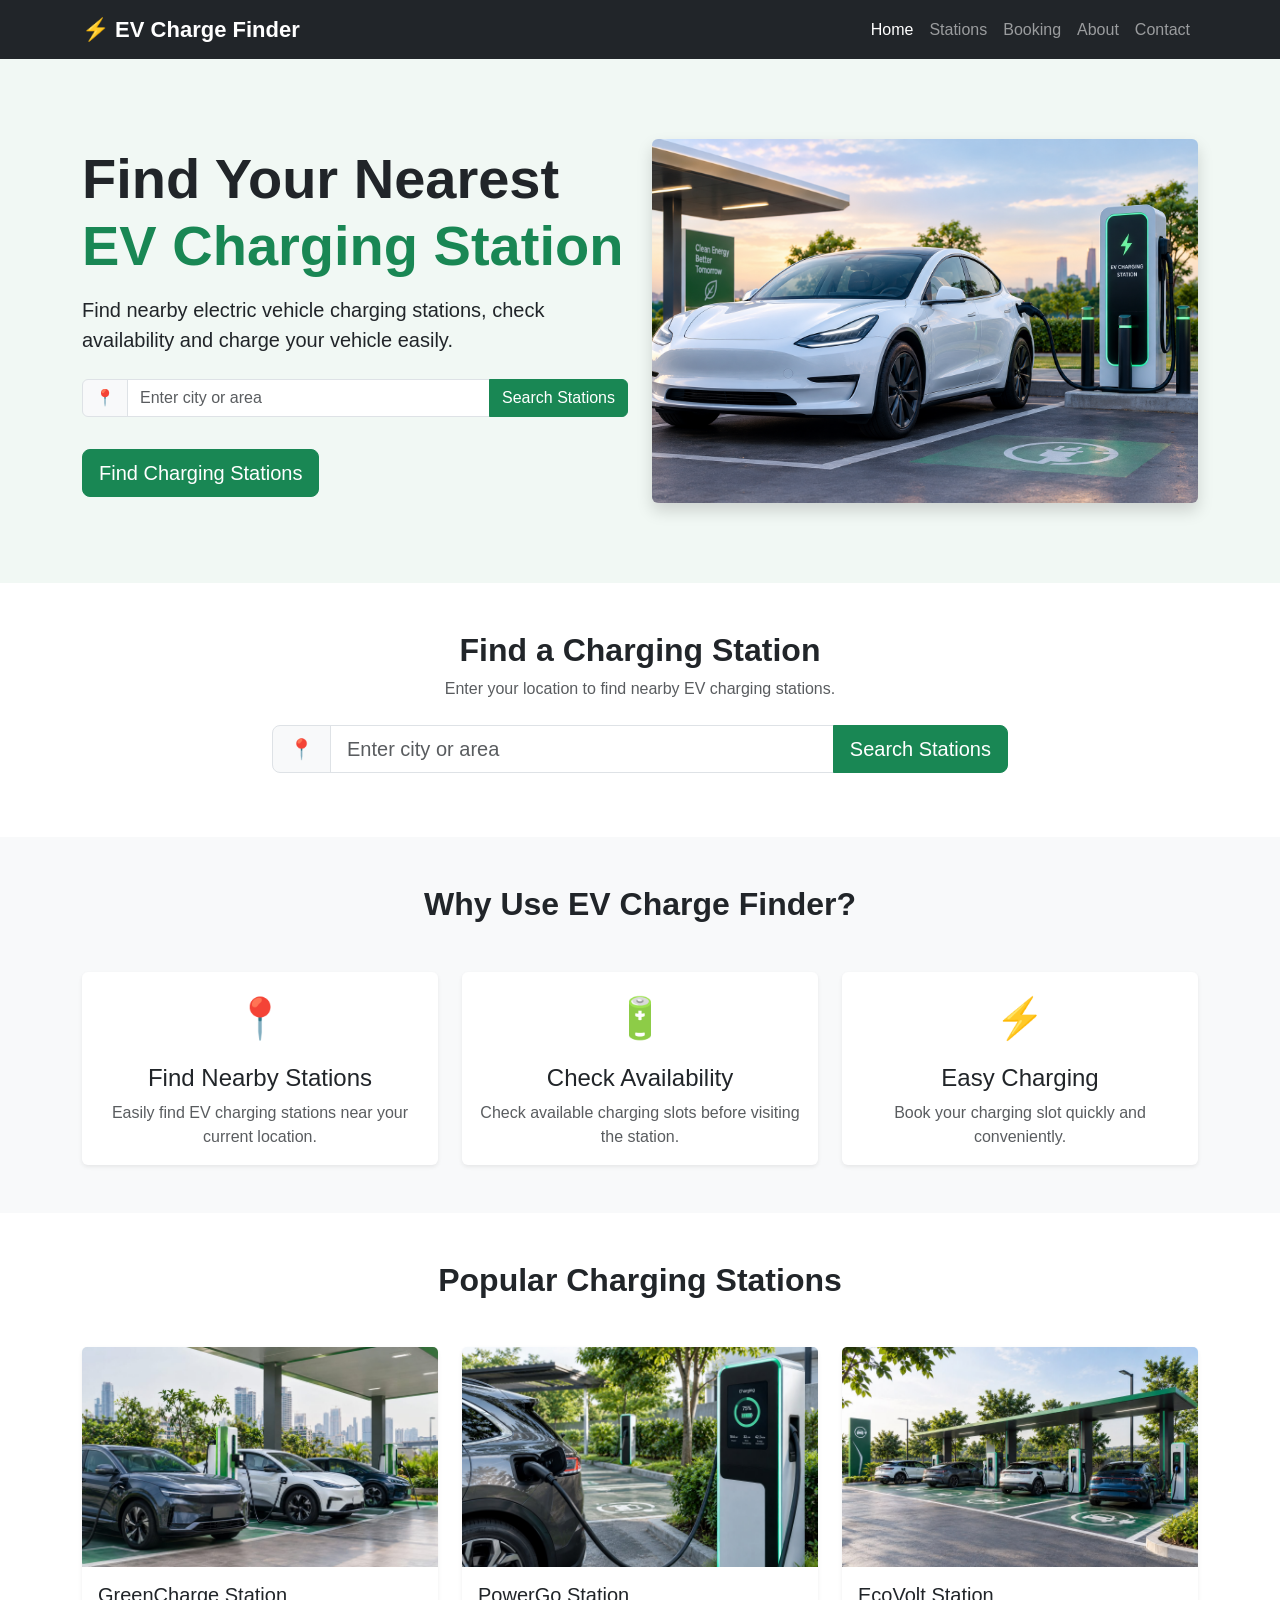
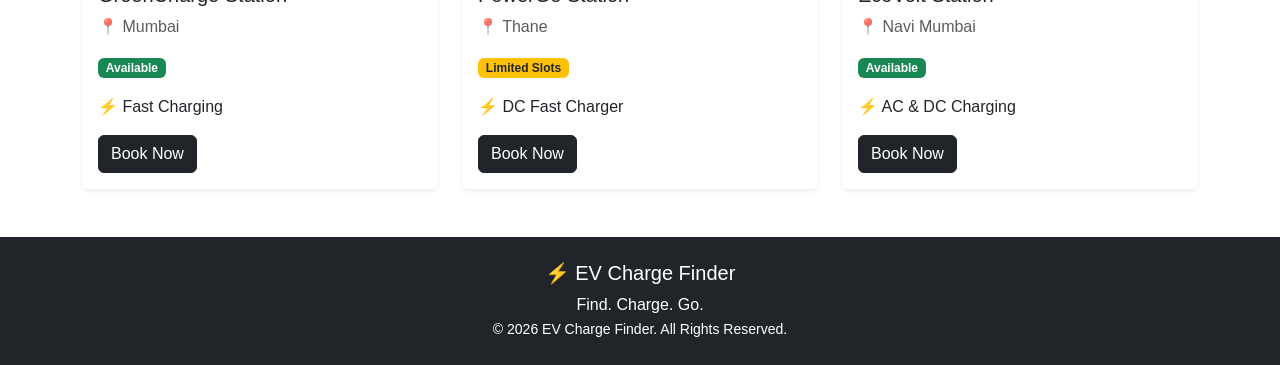
<file: index.html>
<!DOCTYPE html>
<html lang="en">

<head>
    <meta charset="UTF-8">
    <meta name="viewport" content="width=device-width, initial-scale=1.0">

    <title>EV Charge Finder</title>

    <!-- Bootstrap CSS -->
    <link href="https://cdn.jsdelivr.net/npm/bootstrap@5.3.3/dist/css/bootstrap.min.css"
        rel="stylesheet">

    <!-- Custom CSS -->
    <link rel="stylesheet" href="css/style.css">
</head>

<body>


    <!-- ================= NAVBAR ================= -->

    <nav class="navbar navbar-expand-lg navbar-dark bg-dark">

        <div class="container">

            <a class="navbar-brand fw-bold" href="index.html">
                ⚡ EV Charge Finder
            </a>


            <button class="navbar-toggler"
                type="button"
                data-bs-toggle="collapse"
                data-bs-target="#navbarNav">

                <span class="navbar-toggler-icon"></span>

            </button>


            <div class="collapse navbar-collapse"
                id="navbarNav">

                <ul class="navbar-nav ms-auto">

                    <li class="nav-item">
                        <a class="nav-link active"
                            href="index.html">
                            Home
                        </a>
                    </li>

                    <li class="nav-item">
                        <a class="nav-link"
                            href="stations.html">
                            Stations
                        </a>
                    </li>

                    <li class="nav-item">
                        <a class="nav-link"
                            href="booking.html">
                            Booking
                        </a>
                    </li>

                    <li class="nav-item">
                        <a class="nav-link"
                            href="about.html">
                            About
                        </a>
                    </li>

                    <li class="nav-item">
                        <a class="nav-link"
                            href="contact.html">
                            Contact
                        </a>
                    </li>

                </ul>

            </div>

        </div>

    </nav>



    <!-- ================= HERO SECTION ================= -->

    <section class="hero-section">

        <div class="container">

            <div class="row align-items-center">


                <!-- Left Content -->

                <div class="col-lg-6">

                    <h1 class="display-4 fw-bold">

                        Find Your Nearest

                        <span>
                            EV Charging Station
                        </span>

                    </h1>


                    <p class="lead mt-3">

                        Find nearby electric vehicle charging
                        stations, check availability and charge
                        your vehicle easily.

                    </p>


                    <!-- FIRST SEARCH BAR -->

                    <div class="input-group mt-4">

                        <span class="input-group-text">
                            📍
                        </span>

                        <input type="text"
                            class="form-control"
                            id="locationInput"
                            placeholder="Enter city or area">

                        <button class="btn btn-success"
                            onclick="searchLocation()">

                            Search Stations

                        </button>

                    </div>


                    <p id="locationMessage"
                        class="text-danger mt-2">
                    </p>


                    <a href="stations.html"
                        class="btn btn-success btn-lg mt-3">

                        Find Charging Stations

                    </a>

                </div>



                <!-- Right Image -->

                <div class="col-lg-6 text-center mt-4 mt-lg-0">

                    <img src="images/ev-car.png"
                        class="img-fluid rounded shadow"
                        alt="Electric Vehicle">

                </div>


            </div>

        </div>

    </section>



    <!-- ================= SECOND SEARCH SECTION ================= -->

    <section class="py-5">

        <div class="container">

            <div class="text-center mb-4">

                <h2 class="fw-bold">
                    Find a Charging Station
                </h2>

                <p class="text-muted">

                    Enter your location to find nearby
                    EV charging stations.

                </p>

            </div>


            <!-- SECOND SEARCH BAR -->

            <div class="row justify-content-center">

                <div class="col-md-8">

                    <div class="input-group input-group-lg">

                        <span class="input-group-text">
                            📍
                        </span>

                        <input type="text"
                            class="form-control"
                            id="locationInput2"
                            placeholder="Enter city or area">

                        <button class="btn btn-success"
                            onclick="searchLocation2()">

                            Search Stations

                        </button>

                    </div>


                    <p id="locationMessage2"
                        class="text-danger mt-2 text-center">
                    </p>

                </div>

            </div>

        </div>

    </section>



    <!-- ================= FEATURES ================= -->

    <section class="bg-light py-5">

        <div class="container">

            <div class="text-center mb-5">

                <h2 class="fw-bold">
                    Why Use EV Charge Finder?
                </h2>

            </div>


            <div class="row g-4">


                <!-- Feature 1 -->

                <div class="col-md-4">

                    <div class="card h-100 text-center shadow-sm">

                        <div class="card-body">

                            <div class="fs-1">
                                📍
                            </div>

                            <h4 class="card-title mt-3">
                                Find Nearby Stations
                            </h4>

                            <p class="card-text text-muted">

                                Easily find EV charging stations
                                near your current location.

                            </p>

                        </div>

                    </div>

                </div>



                <!-- Feature 2 -->

                <div class="col-md-4">

                    <div class="card h-100 text-center shadow-sm">

                        <div class="card-body">

                            <div class="fs-1">
                                🔋
                            </div>

                            <h4 class="card-title mt-3">
                                Check Availability
                            </h4>

                            <p class="card-text text-muted">

                                Check available charging slots
                                before visiting the station.

                            </p>

                        </div>

                    </div>

                </div>



                <!-- Feature 3 -->

                <div class="col-md-4">

                    <div class="card h-100 text-center shadow-sm">

                        <div class="card-body">

                            <div class="fs-1">
                                ⚡
                            </div>

                            <h4 class="card-title mt-3">
                                Easy Charging
                            </h4>

                            <p class="card-text text-muted">

                                Book your charging slot quickly
                                and conveniently.

                            </p>

                        </div>

                    </div>

                </div>


            </div>

        </div>

    </section>



    <!-- ================= POPULAR STATIONS ================= -->

    <section class="py-5">

        <div class="container">

            <div class="text-center mb-5">

                <h2 class="fw-bold">
                    Popular Charging Stations
                </h2>

            </div>


            <div class="row g-4">


                <!-- Station 1 -->

                <div class="col-md-4">

                    <div class="card shadow-sm h-100">

                        <img src="images/station.jpeg"
                            class="card-img-top"
                            alt="Mumbai Charging Station">


                        <div class="card-body">

                            <h5 class="card-title">
                                GreenCharge Station
                            </h5>


                            <p class="text-muted">
                                📍 Mumbai
                            </p>


                            <span class="badge bg-success">
                                Available
                            </span>


                            <p class="mt-3">
                                ⚡ Fast Charging
                            </p>


                            <a href="booking.html"
                                class="btn btn-dark">

                                Book Now

                            </a>

                        </div>

                    </div>

                </div>



                <!-- Station 2 -->

                <div class="col-md-4">

                    <div class="card shadow-sm h-100">

                        <img src="images/charging.jpeg"
                            class="card-img-top"
                            alt="Thane Charging Station">


                        <div class="card-body">

                            <h5 class="card-title">
                                PowerGo Station
                            </h5>


                            <p class="text-muted">
                                📍 Thane
                            </p>


                            <span class="badge bg-warning text-dark">
                                Limited Slots
                            </span>


                            <p class="mt-3">
                                ⚡ DC Fast Charger
                            </p>


                            <a href="booking.html"
                                class="btn btn-dark">

                                Book Now

                            </a>

                        </div>

                    </div>

                </div>



                <!-- Station 3 -->

                <div class="col-md-4">

                    <div class="card shadow-sm h-100">

                        <img src="images/charging-station.jpeg"
                            class="card-img-top"
                            alt="Navi Mumbai Charging Station">


                        <div class="card-body">

                            <h5 class="card-title">
                                EcoVolt Station
                            </h5>


                            <p class="text-muted">
                                📍 Navi Mumbai
                            </p>


                            <span class="badge bg-success">
                                Available
                            </span>


                            <p class="mt-3">
                                ⚡ AC & DC Charging
                            </p>


                            <a href="booking.html"
                                class="btn btn-dark">

                                Book Now

                            </a>

                        </div>

                    </div>

                </div>


            </div>

        </div>

    </section>



    <!-- ================= FOOTER ================= -->

    <footer class="bg-dark text-white text-center py-4">

        <div class="container">

            <h5>
                ⚡ EV Charge Finder
            </h5>

            <p class="mb-0">
                Find. Charge. Go.
            </p>

            <small>
                © 2026 EV Charge Finder. All Rights Reserved.
            </small>

        </div>

    </footer>



    <!-- ================= SEARCH JAVASCRIPT ================= -->

    <script>

        // FIRST SEARCH BAR
        function searchLocation() {

            let location =
                document.getElementById("locationInput")
                .value
                .toLowerCase()
                .trim();


            let message =
                document.getElementById("locationMessage");


            if (location === "") {

                message.innerHTML =
                    "Please enter your location.";

                return;

            }


            window.location.href =
                "stations.html?location="
                + encodeURIComponent(location);

        }



        // SECOND SEARCH BAR
        function searchLocation2() {

            let location =
                document.getElementById("locationInput2")
                .value
                .toLowerCase()
                .trim();


            let message =
                document.getElementById("locationMessage2");


            if (location === "") {

                message.innerHTML =
                    "Please enter your location.";

                return;

            }


            window.location.href =
                "stations.html?location="
                + encodeURIComponent(location);

        }

    </script>



    <!-- Bootstrap JavaScript -->

    <script src="https://cdn.jsdelivr.net/npm/bootstrap@5.3.3/dist/js/bootstrap.bundle.min.js">
    </script>


</body>

</html>
</file>
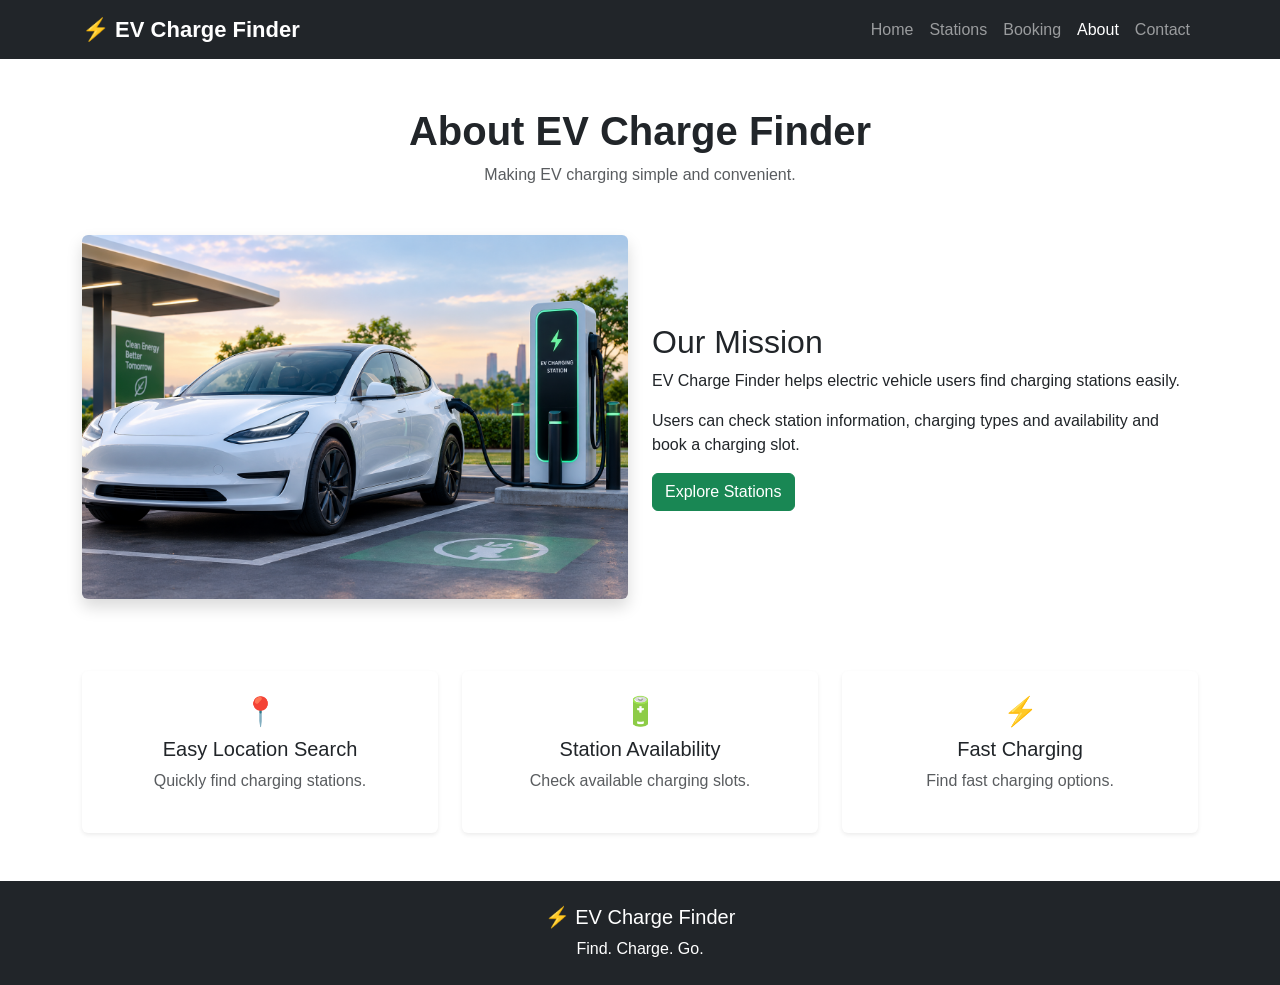
<file: about.html>
<!DOCTYPE html>
<html lang="en">

<head>

    <meta charset="UTF-8">

    <meta name="viewport"
        content="width=device-width, initial-scale=1.0">

    <title>About - EV Charge Finder</title>

    <link href="https://cdn.jsdelivr.net/npm/bootstrap@5.3.3/dist/css/bootstrap.min.css"
        rel="stylesheet">

    <link rel="stylesheet" href="css/style.css">

</head>

<body>


    <!-- Navbar -->

    <nav class="navbar navbar-expand-lg navbar-dark bg-dark">

        <div class="container">

            <a class="navbar-brand fw-bold"
                href="index.html">

                ⚡ EV Charge Finder

            </a>

            <button class="navbar-toggler"
                type="button"
                data-bs-toggle="collapse"
                data-bs-target="#navbarNav">

                <span class="navbar-toggler-icon"></span>

            </button>

            <div class="collapse navbar-collapse"
                id="navbarNav">

                <ul class="navbar-nav ms-auto">

                    <li class="nav-item">
                        <a class="nav-link"
                            href="index.html">
                            Home
                        </a>
                    </li>

                    <li class="nav-item">
                        <a class="nav-link"
                            href="stations.html">
                            Stations
                        </a>
                    </li>

                    <li class="nav-item">
                        <a class="nav-link"
                            href="booking.html">
                            Booking
                        </a>
                    </li>

                    <li class="nav-item">
                        <a class="nav-link active"
                            href="about.html">
                            About
                        </a>
                    </li>

                    <li class="nav-item">
                        <a class="nav-link"
                            href="contact.html">
                            Contact
                        </a>
                    </li>

                </ul>

            </div>

        </div>

    </nav>


    <!-- About -->

    <section class="py-5">

        <div class="container">

            <div class="text-center mb-5">

                <h1 class="fw-bold">
                    About EV Charge Finder
                </h1>

                <p class="text-muted">
                    Making EV charging simple and convenient.
                </p>

            </div>


            <div class="row align-items-center">


                <div class="col-md-6">

                    <img src="images/ev-car.png"
                        class="img-fluid rounded shadow"
                        alt="Electric Vehicle">

                </div>


                <div class="col-md-6 mt-4 mt-md-0">

                    <h2>
                        Our Mission
                    </h2>

                    <p>
                        EV Charge Finder helps electric vehicle
                        users find charging stations easily.
                    </p>

                    <p>
                        Users can check station information,
                        charging types and availability and
                        book a charging slot.
                    </p>

                    <!-- Explore Stations Button -->

                    <a href="stations.html"
                        class="btn btn-success">

                        Explore Stations

                    </a>

                </div>

            </div>


            <!-- Features -->

            <div class="row mt-5 g-4">


                <div class="col-md-4">

                    <div class="card shadow-sm text-center p-4">

                        <h3>📍</h3>

                        <h5>
                            Easy Location Search
                        </h5>

                        <p class="text-muted">
                            Quickly find charging stations.
                        </p>

                    </div>

                </div>


                <div class="col-md-4">

                    <div class="card shadow-sm text-center p-4">

                        <h3>🔋</h3>

                        <h5>
                            Station Availability
                        </h5>

                        <p class="text-muted">
                            Check available charging slots.
                        </p>

                    </div>

                </div>


                <div class="col-md-4">

                    <div class="card shadow-sm text-center p-4">

                        <h3>⚡</h3>

                        <h5>
                            Fast Charging
                        </h5>

                        <p class="text-muted">
                            Find fast charging options.
                        </p>

                    </div>

                </div>

            </div>

        </div>

    </section>


    <!-- Footer -->

    <footer class="bg-dark text-white text-center py-4">

        <h5>⚡ EV Charge Finder</h5>

        <p class="mb-0">
            Find. Charge. Go.
        </p>

    </footer>


    <script src="https://cdn.jsdelivr.net/npm/bootstrap@5.3.3/dist/js/bootstrap.bundle.min.js">
    </script>

</body>

</html>
</file>
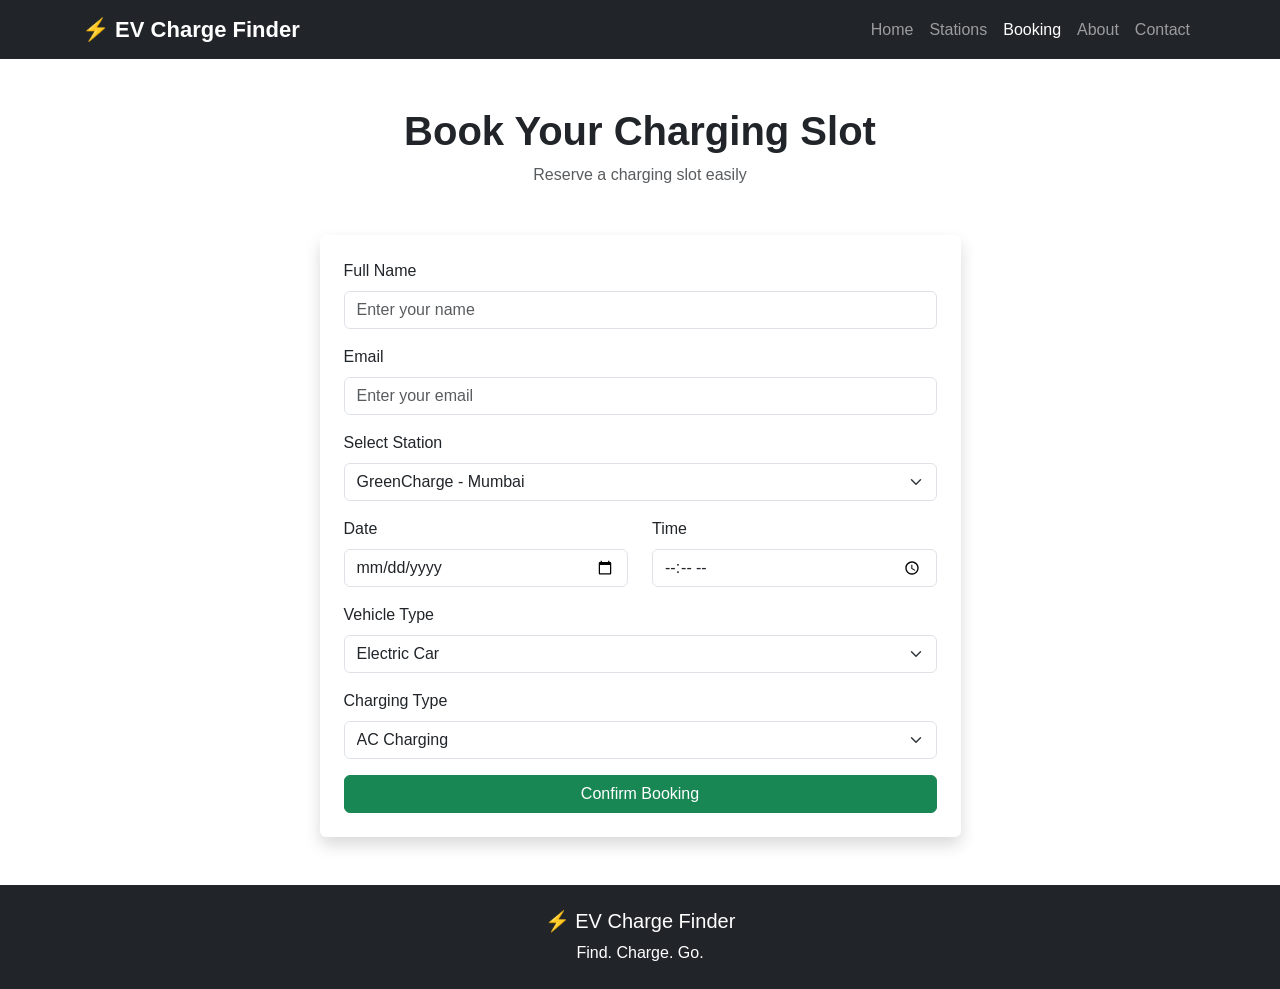
<file: booking.html>
<!DOCTYPE html>
<html lang="en">

<head>

    <meta charset="UTF-8">

    <meta name="viewport"
        content="width=device-width, initial-scale=1.0">

    <title>Book Charging Slot</title>

    <link href="https://cdn.jsdelivr.net/npm/bootstrap@5.3.3/dist/css/bootstrap.min.css"
        rel="stylesheet">

    <link rel="stylesheet" href="css/style.css">

</head>

<body>


    <!-- Navbar -->

    <nav class="navbar navbar-expand-lg navbar-dark bg-dark">

        <div class="container">

            <a class="navbar-brand fw-bold"
                href="index.html">

                ⚡ EV Charge Finder

            </a>

            <button class="navbar-toggler"
                type="button"
                data-bs-toggle="collapse"
                data-bs-target="#navbarNav">

                <span class="navbar-toggler-icon"></span>

            </button>

            <div class="collapse navbar-collapse"
                id="navbarNav">

                <ul class="navbar-nav ms-auto">

                    <li class="nav-item">
                        <a class="nav-link"
                            href="index.html">
                            Home
                        </a>
                    </li>

                    <li class="nav-item">
                        <a class="nav-link"
                            href="stations.html">
                            Stations
                        </a>
                    </li>

                    <li class="nav-item">
                        <a class="nav-link active"
                            href="booking.html">
                            Booking
                        </a>
                    </li>

                    <li class="nav-item">
                        <a class="nav-link"
                            href="about.html">
                            About
                        </a>
                    </li>

                    <li class="nav-item">
                        <a class="nav-link"
                            href="contact.html">
                            Contact
                        </a>
                    </li>

                </ul>

            </div>

        </div>

    </nav>


    <!-- Booking -->

    <section class="py-5">

        <div class="container">

            <div class="text-center mb-5">

                <h1 class="fw-bold">
                    Book Your Charging Slot
                </h1>

                <p class="text-muted">
                    Reserve a charging slot easily
                </p>

            </div>


            <div class="row justify-content-center">

                <div class="col-md-7">

                    <div class="card shadow p-4">

                        <form>


                            <div class="mb-3">

                                <label class="form-label">
                                    Full Name
                                </label>

                                <input type="text"
                                    class="form-control"
                                    placeholder="Enter your name">

                            </div>


                            <div class="mb-3">

                                <label class="form-label">
                                    Email
                                </label>

                                <input type="email"
                                    class="form-control"
                                    placeholder="Enter your email">

                            </div>


                            <div class="mb-3">

                                <label class="form-label">
                                    Select Station
                                </label>

                                <select class="form-select">

                                    <option>
                                        GreenCharge - Mumbai
                                    </option>

                                    <option>
                                        PowerGo - Thane
                                    </option>

                                    <option>
                                        EcoVolt - Navi Mumbai
                                    </option>

                                </select>

                            </div>


                            <div class="row">

                                <div class="col-md-6 mb-3">

                                    <label class="form-label">
                                        Date
                                    </label>

                                    <input type="date"
                                        class="form-control">

                                </div>


                                <div class="col-md-6 mb-3">

                                    <label class="form-label">
                                        Time
                                    </label>

                                    <input type="time"
                                        class="form-control">

                                </div>

                            </div>


                            <div class="mb-3">

                                <label class="form-label">
                                    Vehicle Type
                                </label>

                                <select class="form-select">

                                    <option>
                                        Electric Car
                                    </option>

                                    <option>
                                        Electric Bike
                                    </option>

                                    <option>
                                        Electric Scooter
                                    </option>

                                </select>

                            </div>


                            <div class="mb-3">

                                <label class="form-label">
                                    Charging Type
                                </label>

                                <select class="form-select">

                                    <option>
                                        AC Charging
                                    </option>

                                    <option>
                                        DC Fast Charging
                                    </option>

                                </select>

                            </div>


                            <button type="submit"
                                class="btn btn-success w-100">

                                Confirm Booking

                            </button>

                        </form>

                    </div>

                </div>

            </div>

        </div>

    </section>


    <!-- Footer -->

    <footer class="bg-dark text-white text-center py-4">

        <h5>⚡ EV Charge Finder</h5>

        <p class="mb-0">
            Find. Charge. Go.
        </p>

    </footer>


    <script src="https://cdn.jsdelivr.net/npm/bootstrap@5.3.3/dist/js/bootstrap.bundle.min.js">
    </script>

</body>

</html>
</file>
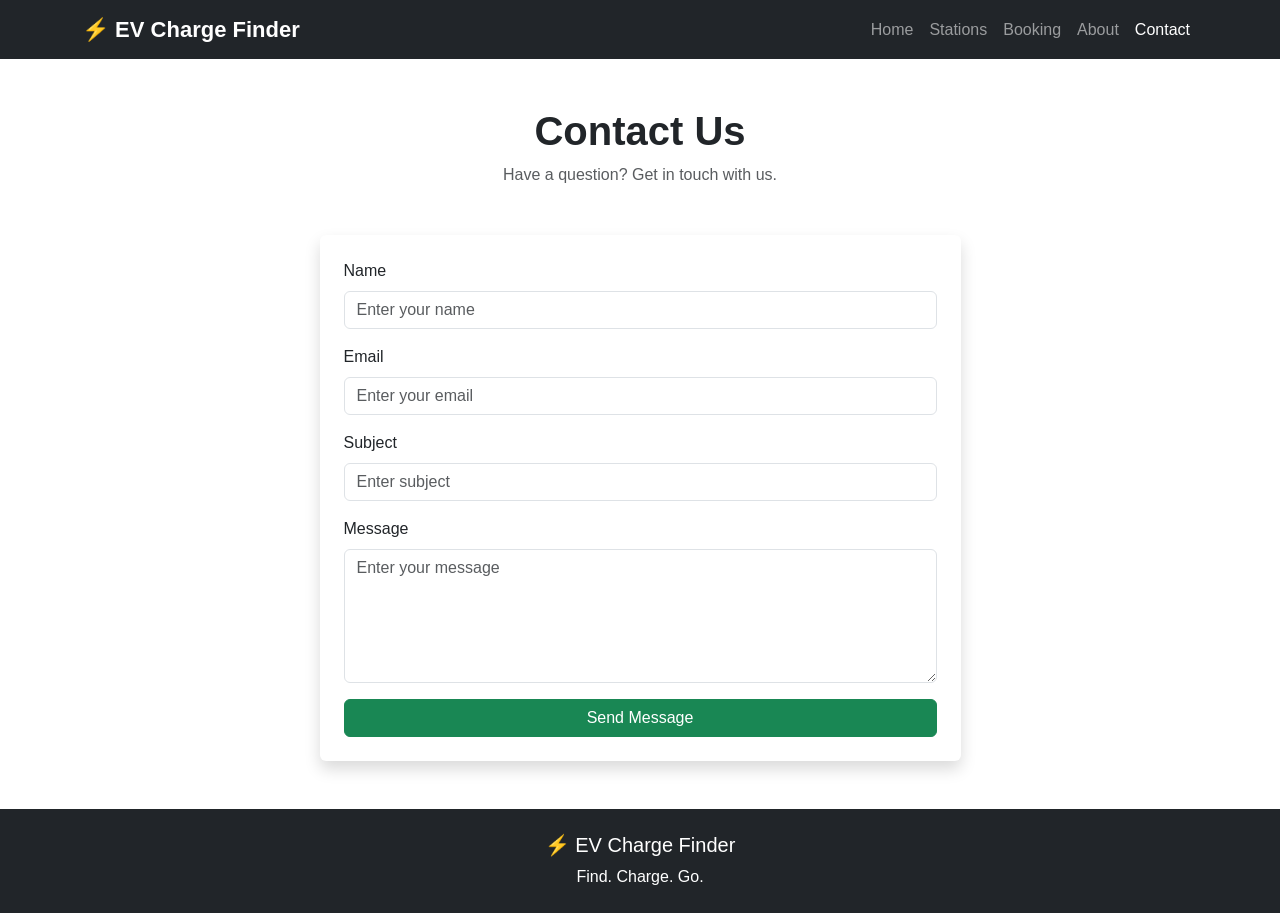
<file: contact.html>
<!DOCTYPE html>
<html lang="en">

<head>

    <meta charset="UTF-8">

    <meta name="viewport"
        content="width=device-width, initial-scale=1.0">

    <title>Contact - EV Charge Finder</title>

    <link href="https://cdn.jsdelivr.net/npm/bootstrap@5.3.3/dist/css/bootstrap.min.css"
        rel="stylesheet">

    <link rel="stylesheet" href="css/style.css">

</head>

<body>


    <!-- Navbar -->

    <nav class="navbar navbar-expand-lg navbar-dark bg-dark">

        <div class="container">

            <a class="navbar-brand fw-bold"
                href="index.html">

                ⚡ EV Charge Finder

            </a>

            <button class="navbar-toggler"
                type="button"
                data-bs-toggle="collapse"
                data-bs-target="#navbarNav">

                <span class="navbar-toggler-icon"></span>

            </button>


            <div class="collapse navbar-collapse"
                id="navbarNav">

                <ul class="navbar-nav ms-auto">

                    <li class="nav-item">
                        <a class="nav-link"
                            href="index.html">
                            Home
                        </a>
                    </li>

                    <li class="nav-item">
                        <a class="nav-link"
                            href="stations.html">
                            Stations
                        </a>
                    </li>

                    <li class="nav-item">
                        <a class="nav-link"
                            href="booking.html">
                            Booking
                        </a>
                    </li>

                    <li class="nav-item">
                        <a class="nav-link"
                            href="about.html">
                            About
                        </a>
                    </li>

                    <li class="nav-item">
                        <a class="nav-link active"
                            href="contact.html">
                            Contact
                        </a>
                    </li>

                </ul>

            </div>

        </div>

    </nav>


    <!-- Contact -->

    <section class="py-5">

        <div class="container">

            <div class="text-center mb-5">

                <h1 class="fw-bold">
                    Contact Us
                </h1>

                <p class="text-muted">
                    Have a question? Get in touch with us.
                </p>

            </div>


            <div class="row justify-content-center">

                <div class="col-md-7">

                    <div class="card shadow p-4">

                        <form>


                            <div class="mb-3">

                                <label class="form-label">
                                    Name
                                </label>

                                <input type="text"
                                    class="form-control"
                                    placeholder="Enter your name">

                            </div>


                            <div class="mb-3">

                                <label class="form-label">
                                    Email
                                </label>

                                <input type="email"
                                    class="form-control"
                                    placeholder="Enter your email">

                            </div>


                            <div class="mb-3">

                                <label class="form-label">
                                    Subject
                                </label>

                                <input type="text"
                                    class="form-control"
                                    placeholder="Enter subject">

                            </div>


                            <div class="mb-3">

                                <label class="form-label">
                                    Message
                                </label>

                                <textarea class="form-control"
                                    rows="5"
                                    placeholder="Enter your message"></textarea>

                            </div>


                            <button type="submit"
                                class="btn btn-success w-100">

                                Send Message

                            </button>


                        </form>

                    </div>

                </div>

            </div>

        </div>

    </section>


    <!-- Footer -->

    <footer class="bg-dark text-white text-center py-4">

        <h5>⚡ EV Charge Finder</h5>

        <p class="mb-0">
            Find. Charge. Go.
        </p>

    </footer>


    <script src="https://cdn.jsdelivr.net/npm/bootstrap@5.3.3/dist/js/bootstrap.bundle.min.js">
    </script>

</body>

</html>
</file>
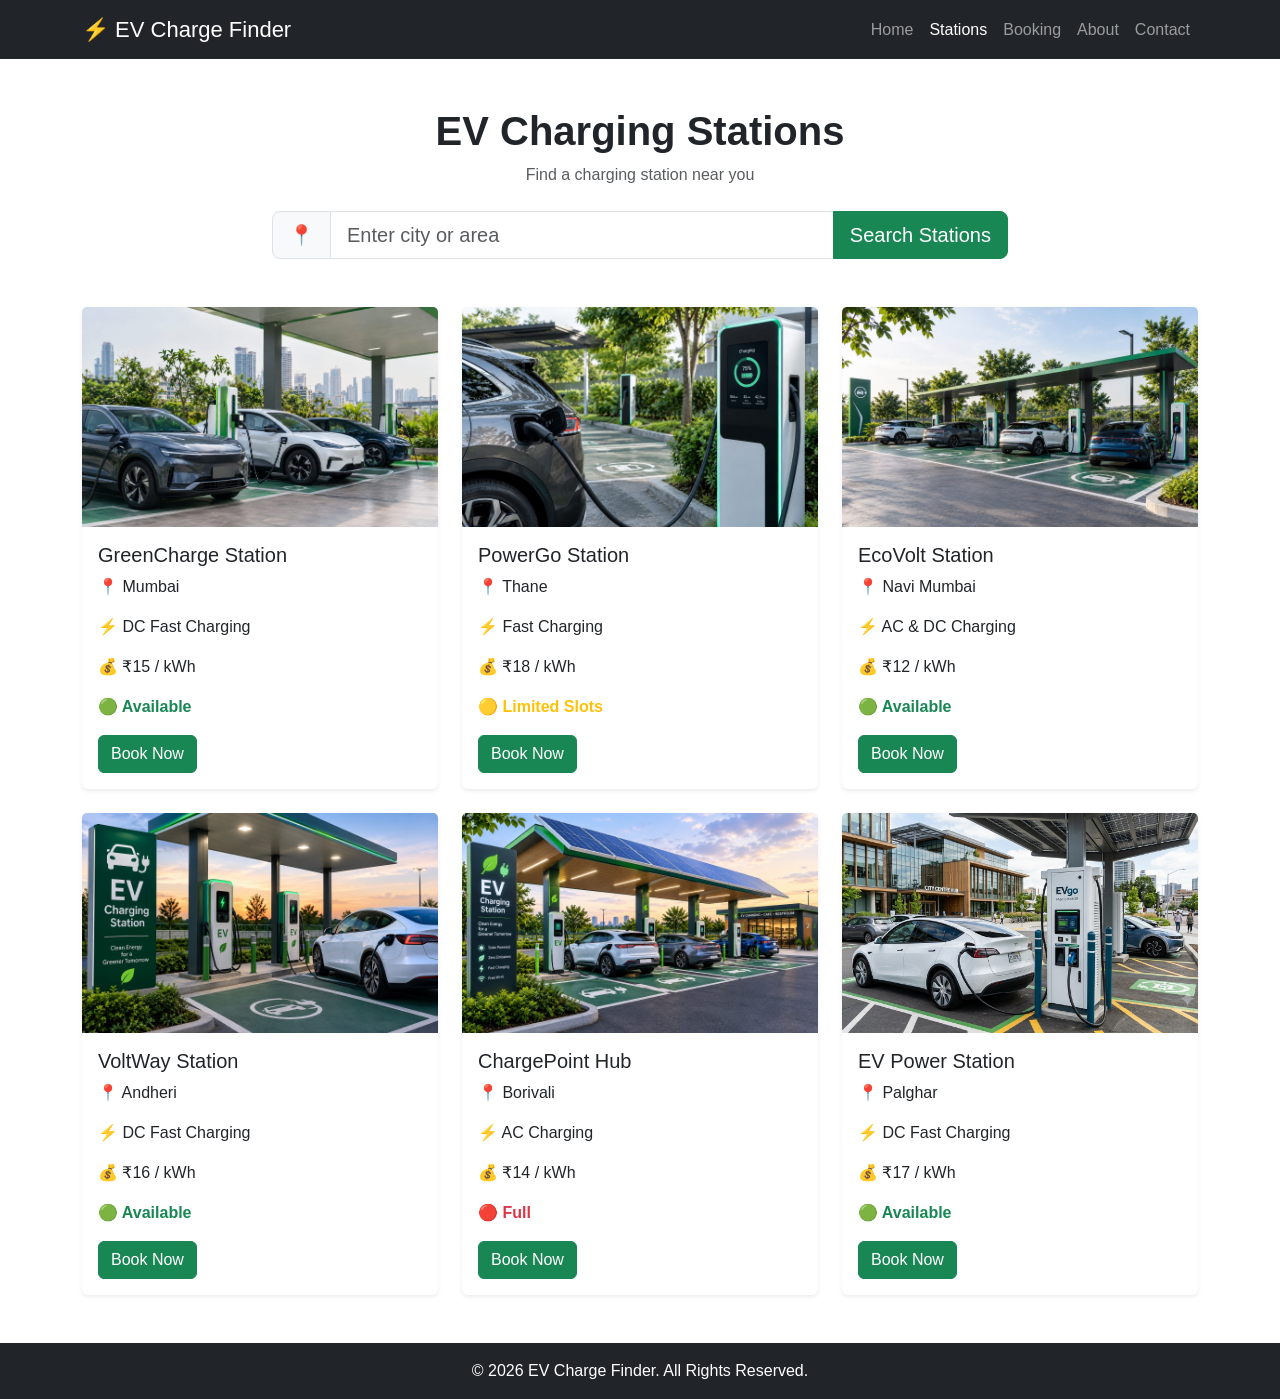
<file: stations.html>
<!DOCTYPE html>
<html lang="en">

<head>
    <meta charset="UTF-8">
    <meta name="viewport" content="width=device-width, initial-scale=1.0">

    <title>EV Charging Stations</title>

    <!-- Bootstrap CSS -->
    <link href="https://cdn.jsdelivr.net/npm/bootstrap@5.3.3/dist/css/bootstrap.min.css"
        rel="stylesheet">

    <!-- Custom CSS -->
    <link rel="stylesheet" href="css/style.css">
</head>

<body>

    <!-- Navbar -->
    <nav class="navbar navbar-expand-lg bg-dark navbar-dark">
        <div class="container">

            <a class="navbar-brand" href="index.html">
                ⚡ EV Charge Finder
            </a>

            <button class="navbar-toggler" type="button"
                data-bs-toggle="collapse"
                data-bs-target="#navbarNav">
                <span class="navbar-toggler-icon"></span>
            </button>

            <div class="collapse navbar-collapse" id="navbarNav">

                <ul class="navbar-nav ms-auto">

                    <li class="nav-item">
                        <a class="nav-link" href="index.html">
                            Home
                        </a>
                    </li>

                    <li class="nav-item">
                        <a class="nav-link active" href="stations.html">
                            Stations
                        </a>
                    </li>

                    <li class="nav-item">
                        <a class="nav-link" href="booking.html">
                            Booking
                        </a>
                    </li>

                    <li class="nav-item">
                        <a class="nav-link" href="about.html">
                            About
                        </a>
                    </li>

                    <li class="nav-item">
                        <a class="nav-link" href="contact.html">
                            Contact
                        </a>
                    </li>

                </ul>

            </div>
        </div>
    </nav>


    <!-- Page Heading -->
    <section class="py-5">

        <div class="container">

            <div class="text-center mb-4">

                <h1 class="fw-bold">
                    EV Charging Stations
                </h1>

                <p class="text-muted">
                    Find a charging station near you
                </p>

            </div>


            <!-- Search Bar -->
            <div class="row justify-content-center mb-4">

                <div class="col-md-8">

                    <div class="input-group input-group-lg">

                        <span class="input-group-text">
                            📍
                        </span>

                        <input type="text"
                            class="form-control"
                            id="stationSearch"
                            placeholder="Enter city or area">

                        <button class="btn btn-success"
                            onclick="searchStations()">
                            Search Stations
                        </button>

                    </div>

                </div>

            </div>


            <!-- Search Message -->
            <p id="searchMessage"
                class="text-center mt-3">
            </p>


            <!-- Stations -->
            <div class="row g-4 mt-2" id="stationsContainer">


                <!-- Station 1 -->
                <div class="col-md-4 station-card"
                    data-location="mumbai">

                    <div class="card h-100 shadow-sm">

                        <img src="images/station.jpeg"
                            class="card-img-top"
                            alt="GreenCharge Station">

                        <div class="card-body">

                            <h5 class="card-title">
                                GreenCharge Station
                            </h5>

                            <p class="card-text">
                                📍 Mumbai
                            </p>

                            <p>
                                ⚡ DC Fast Charging
                            </p>

                            <p>
                                💰 ₹15 / kWh
                            </p>

                            <p class="text-success fw-bold">
                                🟢 Available
                            </p>

                            <a href="booking.html"
                                class="btn btn-success">
                                Book Now
                            </a>

                        </div>

                    </div>

                </div>


                <!-- Station 2 -->
                <div class="col-md-4 station-card"
                    data-location="thane">

                    <div class="card h-100 shadow-sm">

                        <img src="images/charging.jpeg"
                            class="card-img-top"
                            alt="PowerGo Station">

                        <div class="card-body">

                            <h5 class="card-title">
                                PowerGo Station
                            </h5>

                            <p class="card-text">
                                📍 Thane
                            </p>

                            <p>
                                ⚡ Fast Charging
                            </p>

                            <p>
                                💰 ₹18 / kWh
                            </p>

                            <p class="text-warning fw-bold">
                                🟡 Limited Slots
                            </p>

                            <a href="booking.html"
                                class="btn btn-success">
                                Book Now
                            </a>

                        </div>

                    </div>

                </div>


                <!-- Station 3 -->
                <div class="col-md-4 station-card"
                    data-location="navi mumbai">

                    <div class="card h-100 shadow-sm">

                        <img src="images/charging-station.jpeg"
                            class="card-img-top"
                            alt="EcoVolt Station">

                        <div class="card-body">

                            <h5 class="card-title">
                                EcoVolt Station
                            </h5>

                            <p class="card-text">
                                📍 Navi Mumbai
                            </p>

                            <p>
                                ⚡ AC & DC Charging
                            </p>

                            <p>
                                💰 ₹12 / kWh
                            </p>

                            <p class="text-success fw-bold">
                                🟢 Available
                            </p>

                            <a href="booking.html"
                                class="btn btn-success">
                                Book Now
                            </a>

                        </div>

                    </div>

                </div>


                <!-- Station 4 -->
                <div class="col-md-4 station-card"
                    data-location="andheri">

                    <div class="card h-100 shadow-sm">

                        <img src="images/andheri.jpeg"
                            class="card-img-top"
                            alt="VoltWay Station">

                        <div class="card-body">

                            <h5 class="card-title">
                                VoltWay Station
                            </h5>

                            <p class="card-text">
                                📍 Andheri
                            </p>

                            <p>
                                ⚡ DC Fast Charging
                            </p>

                            <p>
                                💰 ₹16 / kWh
                            </p>

                            <p class="text-success fw-bold">
                                🟢 Available
                            </p>

                            <a href="booking.html"
                                class="btn btn-success">
                                Book Now
                            </a>

                        </div>

                    </div>

                </div>


                <!-- Station 5 -->
                <div class="col-md-4 station-card"
                    data-location="borivali">

                    <div class="card h-100 shadow-sm">

                        <img src="images/borivali.jpeg"
                            class="card-img-top"
                            alt="ChargePoint Hub">

                        <div class="card-body">

                            <h5 class="card-title">
                                ChargePoint Hub
                            </h5>

                            <p class="card-text">
                                📍 Borivali
                            </p>

                            <p>
                                ⚡ AC Charging
                            </p>

                            <p>
                                💰 ₹14 / kWh
                            </p>

                            <p class="text-danger fw-bold">
                                🔴 Full
                            </p>

                            <a href="booking.html"
                                class="btn btn-success">
                                Book Now
                            </a>

                        </div>

                    </div>

                </div>


                <!-- Station 6 -->
                <div class="col-md-4 station-card"
                    data-location="palghar">

                    <div class="card h-100 shadow-sm">

                        <img src="images/palghar.png"
                            class="card-img-top"
                            alt="EV Power Station">

                        <div class="card-body">

                            <h5 class="card-title">
                                EV Power Station
                            </h5>

                            <p class="card-text">
                                📍 Palghar
                            </p>

                            <p>
                                ⚡ DC Fast Charging
                            </p>

                            <p>
                                💰 ₹17 / kWh
                            </p>

                            <p class="text-success fw-bold">
                                🟢 Available
                            </p>

                            <a href="booking.html"
                                class="btn btn-success">
                                Book Now
                            </a>

                        </div>

                    </div>

                </div>

            </div>


            <!-- No Result -->
            <div id="noResult"
                class="text-center mt-5"
                style="display: none;">

                <h4 class="text-muted">
                    😔 No charging stations found.
                </h4>

                <p class="text-muted">
                    Try another city or area.
                </p>

            </div>

        </div>

    </section>


    <!-- Footer -->
    <footer class="bg-dark text-white text-center py-3">

        <p class="mb-0">
            © 2026 EV Charge Finder. All Rights Reserved.
        </p>

    </footer>


    <!-- JavaScript -->
    <script>

        // Get location from index.html
        let urlParams =
            new URLSearchParams(window.location.search);

        let locationFromHome =
            urlParams.get("location");


        // If location comes from home page
        if (locationFromHome) {

            document.getElementById("stationSearch").value =
                locationFromHome;

            searchStations();
        }


        // Search stations function
        function searchStations() {

            let searchValue =
                document.getElementById("stationSearch")
                .value
                .toLowerCase()
                .trim();


            let stations =
                document.querySelectorAll(".station-card");


            let message =
                document.getElementById("searchMessage");


            let noResult =
                document.getElementById("noResult");


            // If search box is empty
            if (searchValue === "") {

                stations.forEach(function(station) {

                    station.style.display = "block";

                });

                message.innerHTML = "";

                noResult.style.display = "none";

                return;
            }


            let found = false;


            // Check every station
            stations.forEach(function(station) {

                let location =
                    station.getAttribute("data-location");


                if (location.includes(searchValue)) {

                    station.style.display = "block";

                    found = true;

                } else {

                    station.style.display = "none";

                }

            });


            // If station found
            if (found) {

                message.innerHTML =
                    "Charging stations available in <strong>"
                    + searchValue +
                    "</strong>";

                message.className =
                    "text-center text-success mt-3";

                noResult.style.display = "none";

            }


            // If station not found
            else {

                message.innerHTML =
                    "No charging stations found in <strong>"
                    + searchValue +
                    "</strong>";

                message.className =
                    "text-center text-danger mt-3";

                noResult.style.display = "block";

            }

        }

    </script>


    <!-- Bootstrap JS -->
    <script src="https://cdn.jsdelivr.net/npm/bootstrap@5.3.3/dist/js/bootstrap.bundle.min.js">
    </script>

</body>

</html>
</file>
<file: css/style.css>
body {
    font-family: Arial, sans-serif;
}

/* Hero */

.hero-section {
    background: #f1f8f4;
    padding: 80px 0;
}

.hero-section h1 span {
    color: #198754;
}


/* Cards */

.card {
    border: none;
    transition: 0.3s;
}

.card:hover {
    transform: translateY(-5px);
}


/* Station Images */

.card-img-top {
    height: 220px;
    object-fit: cover;
}


/* Navbar */

.navbar-brand {
    font-size: 22px;
}
</file>
